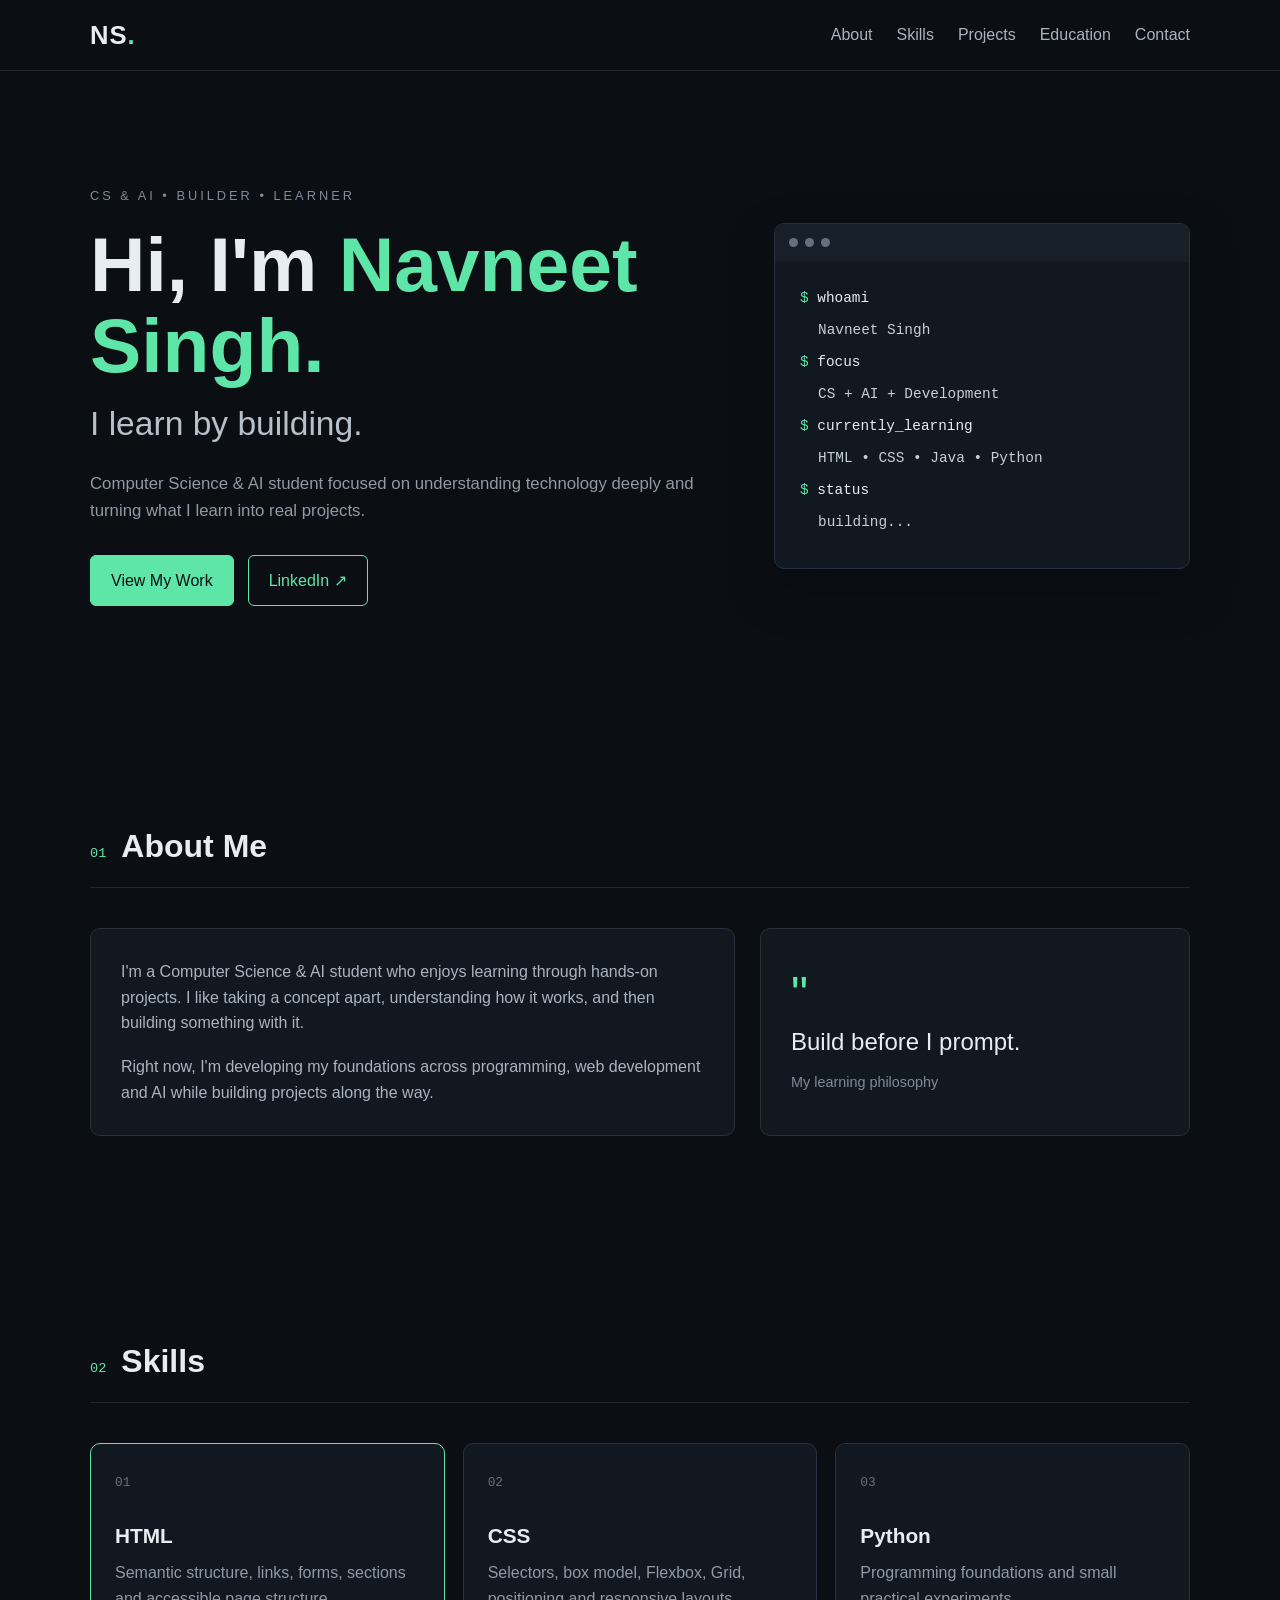
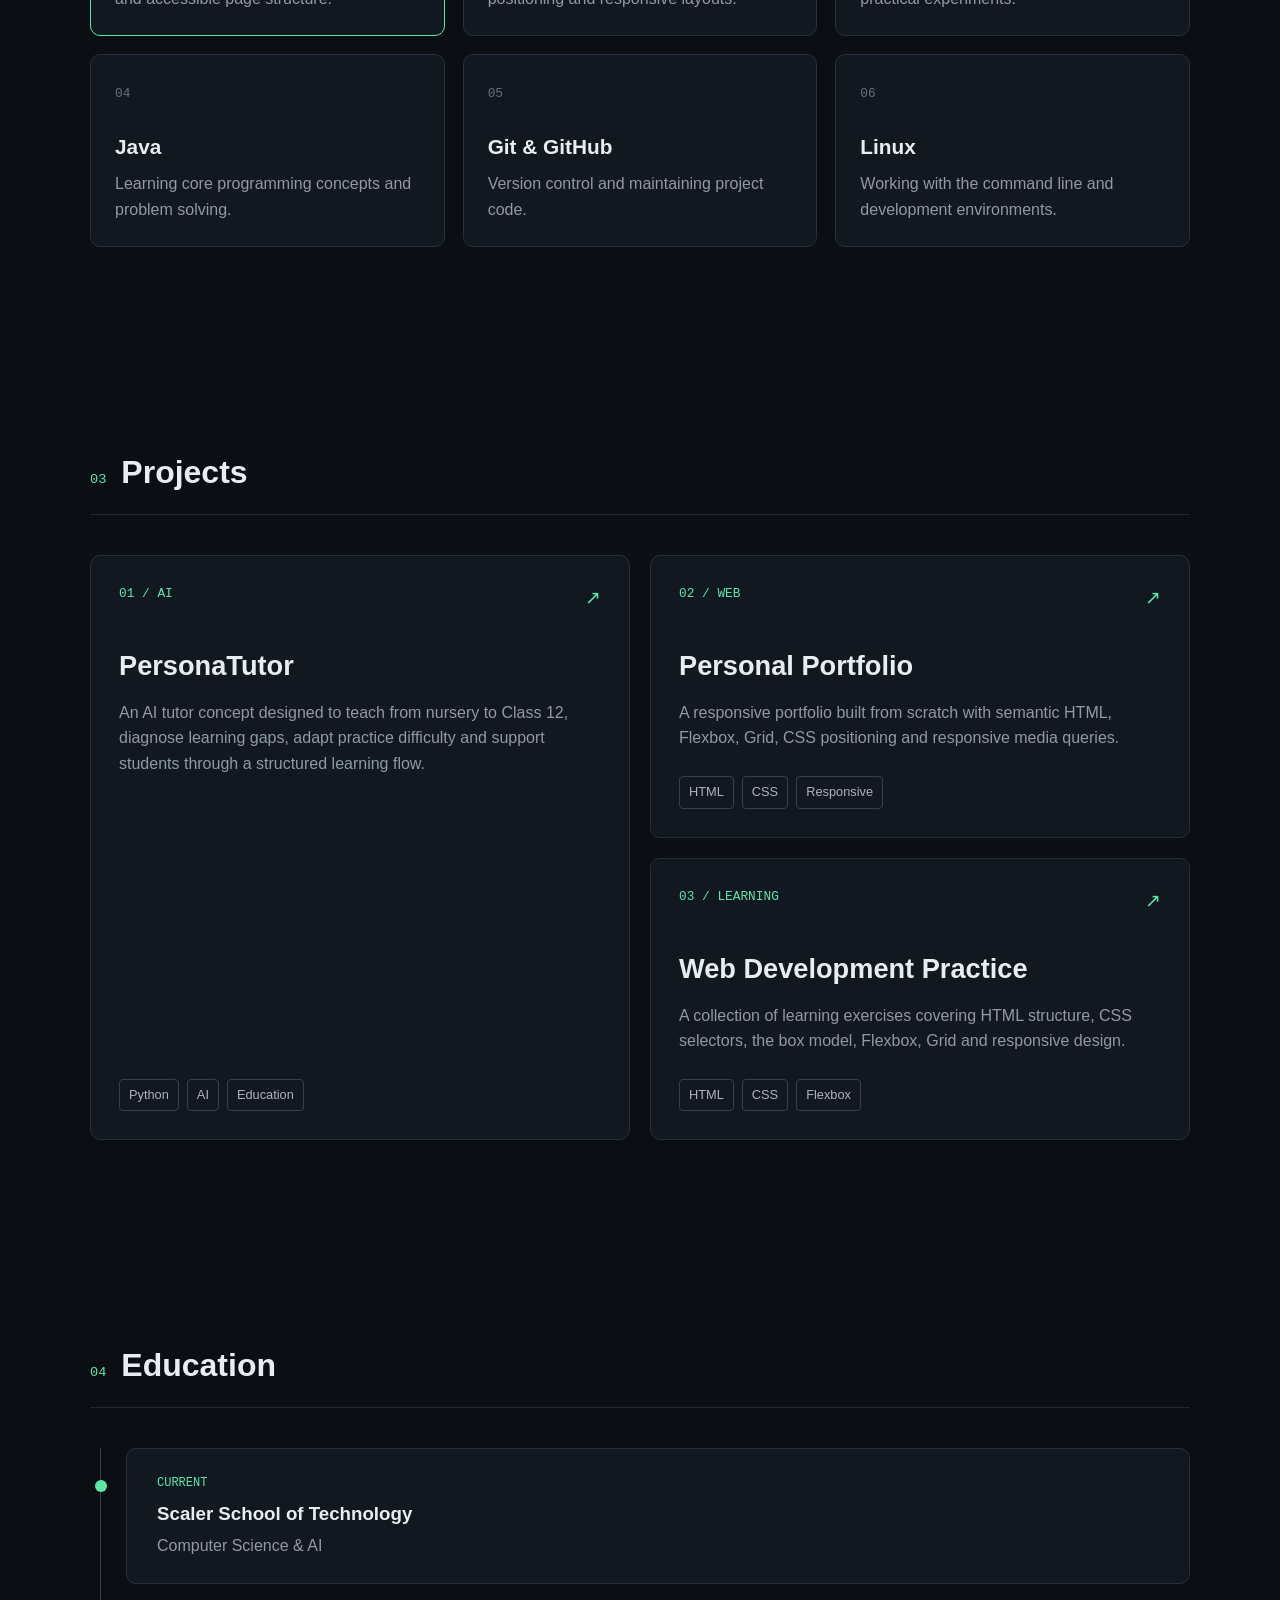
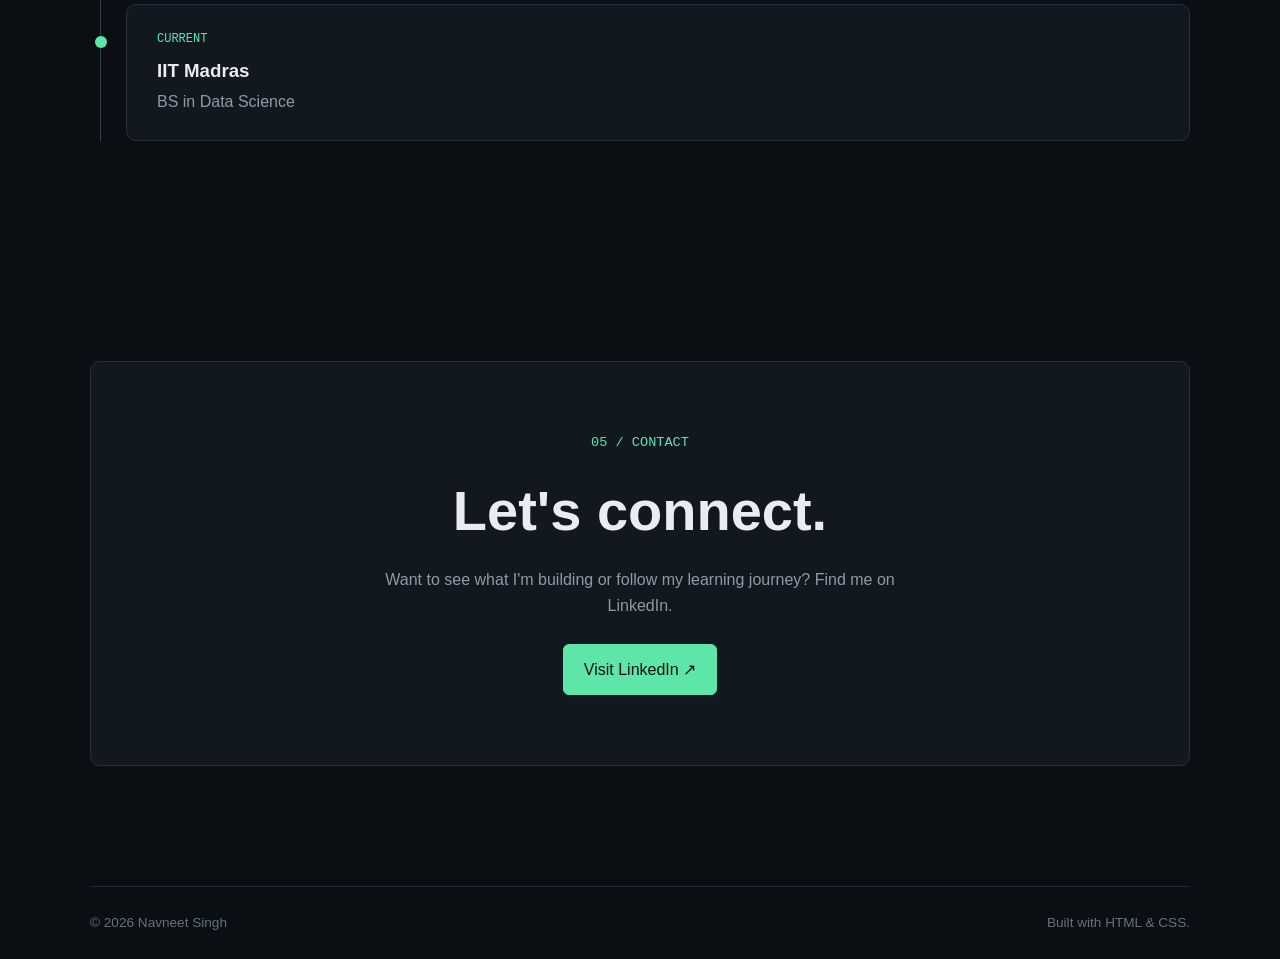
<file: index.html>
<!DOCTYPE html>
<html lang="en">
<head>
    <meta charset="UTF-8">
    <meta name="viewport" content="width=device-width, initial-scale=1.0">
    <title>Navneet Singh | CS & AI Student</title>
    <link rel="stylesheet" href="style.css">
</head>
<body>

    <header class="site-header">
        <nav class="navbar">
            <a href="#hero" class="logo">NS<span>.</span></a>

            <div class="nav-links">
                <a href="#about">About</a>
                <a href="#skills">Skills</a>
                <a href="#projects">Projects</a>
                <a href="#education">Education</a>
                <a href="#contact">Contact</a>
            </div>
        </nav>
    </header>

    <main>
        <section id="hero" class="hero section">
            <div class="hero-content">
                <p class="eyebrow">CS & AI • BUILDER • LEARNER</p>
                <h1>Hi, I'm <span>Navneet Singh.</span></h1>
                <h2>I learn by building.</h2>
                <p class="hero-text">
                    Computer Science & AI student focused on understanding technology
                    deeply and turning what I learn into real projects.
                </p>

                <div class="hero-buttons">
                    <a href="#projects" class="button primary">View My Work</a>
                    <a href="https://www.linkedin.com/in/navneet-singh-9894aa431/"
                       target="_blank" class="button secondary">LinkedIn ↗</a>
                </div>
            </div>

            <div class="terminal-card">
                <div class="terminal-top">
                    <span></span><span></span><span></span>
                </div>
                <div class="terminal-body">
                    <p><span class="prompt">$</span> whoami</p>
                    <p class="terminal-value">Navneet Singh</p>

                    <p><span class="prompt">$</span> focus</p>
                    <p class="terminal-value">CS + AI + Development</p>

                    <p><span class="prompt">$</span> currently_learning</p>
                    <p class="terminal-value">HTML • CSS • Java • Python</p>

                    <p><span class="prompt">$</span> status</p>
                    <p class="terminal-value typing">building...</p>
                </div>
            </div>
        </section>

        <section id="about" class="section">
            <div class="section-heading">
                <p class="section-number">01</p>
                <h2>About Me</h2>
            </div>

            <div class="about-grid">
                <div class="about-card">
                    <p>
                        I'm a Computer Science & AI student who enjoys learning
                        through hands-on projects. I like taking a concept apart,
                        understanding how it works, and then building something with it.
                    </p>
                    <p>
                        Right now, I'm developing my foundations across programming,
                        web development and AI while building projects along the way.
                    </p>
                </div>

                <div class="about-highlight">
                    <p class="quote-mark">"</p>
                    <p>Build before I prompt.</p>
                    <span>My learning philosophy</span>
                </div>
            </div>
        </section>

        <section id="skills" class="section">
            <div class="section-heading">
                <p class="section-number">02</p>
                <h2>Skills</h2>
            </div>

            <div class="skills-grid">
                <article class="skill-card featured">
                    <span class="skill-number">01</span>
                    <h3>HTML</h3>
                    <p>Semantic structure, links, forms, sections and accessible page structure.</p>
                </article>

                <article class="skill-card">
                    <span class="skill-number">02</span>
                    <h3>CSS</h3>
                    <p>Selectors, box model, Flexbox, Grid, positioning and responsive layouts.</p>
                </article>

                <article class="skill-card">
                    <span class="skill-number">03</span>
                    <h3>Python</h3>
                    <p>Programming foundations and small practical experiments.</p>
                </article>

                <article class="skill-card">
                    <span class="skill-number">04</span>
                    <h3>Java</h3>
                    <p>Learning core programming concepts and problem solving.</p>
                </article>

                <article class="skill-card">
                    <span class="skill-number">05</span>
                    <h3>Git & GitHub</h3>
                    <p>Version control and maintaining project code.</p>
                </article>

                <article class="skill-card">
                    <span class="skill-number">06</span>
                    <h3>Linux</h3>
                    <p>Working with the command line and development environments.</p>
                </article>
            </div>
        </section>

        <section id="projects" class="section">
            <div class="section-heading">
                <p class="section-number">03</p>
                <h2>Projects</h2>
            </div>

            <div class="projects-grid">
                <article class="project-card project-large">
                    <div class="project-top">
                        <span class="project-label">01 / AI</span>
                        <span class="project-symbol">↗</span>
                    </div>
                    <h3>PersonaTutor</h3>
                    <p>
                        An AI tutor concept designed to teach from nursery to Class 12,
                        diagnose learning gaps, adapt practice difficulty and support
                        students through a structured learning flow.
                    </p>
                    <div class="tech-list">
                        <span>Python</span>
                        <span>AI</span>
                        <span>Education</span>
                    </div>
                </article>

                <article class="project-card">
                    <div class="project-top">
                        <span class="project-label">02 / WEB</span>
                        <span class="project-symbol">↗</span>
                    </div>
                    <h3>Personal Portfolio</h3>
                    <p>
                        A responsive portfolio built from scratch with semantic HTML,
                        Flexbox, Grid, CSS positioning and responsive media queries.
                    </p>
                    <div class="tech-list">
                        <span>HTML</span>
                        <span>CSS</span>
                        <span>Responsive</span>
                    </div>
                </article>

                <article class="project-card">
                    <div class="project-top">
                        <span class="project-label">03 / LEARNING</span>
                        <span class="project-symbol">↗</span>
                    </div>
                    <h3>Web Development Practice</h3>
                    <p>
                        A collection of learning exercises covering HTML structure,
                        CSS selectors, the box model, Flexbox, Grid and responsive design.
                    </p>
                    <div class="tech-list">
                        <span>HTML</span>
                        <span>CSS</span>
                        <span>Flexbox</span>
                    </div>
                </article>
            </div>
        </section>

        <section id="education" class="section">
            <div class="section-heading">
                <p class="section-number">04</p>
                <h2>Education</h2>
            </div>

            <div class="timeline">
                <article class="timeline-item">
                    <div class="timeline-dot"></div>
                    <p class="timeline-date">CURRENT</p>
                    <h3>Scaler School of Technology</h3>
                    <p>Computer Science & AI</p>
                </article>

                <article class="timeline-item">
                    <div class="timeline-dot"></div>
                    <p class="timeline-date">CURRENT</p>
                    <h3>IIT Madras</h3>
                    <p>BS in Data Science</p>
                </article>
            </div>
        </section>

        <section id="contact" class="section contact-section">
            <div class="contact-box">
                <p class="section-number">05 / CONTACT</p>
                <h2>Let's connect.</h2>
                <p>
                    Want to see what I'm building or follow my learning journey?
                    Find me on LinkedIn.
                </p>
                <a href="https://www.linkedin.com/in/navneet-singh-9894aa431/"
                   target="_blank" class="button primary">Visit LinkedIn ↗</a>
            </div>
        </section>
    </main>

    <footer class="footer">
        <p>© 2026 Navneet Singh</p>
        <p>Built with HTML & CSS.</p>
    </footer>

</body>
</html>
</file>
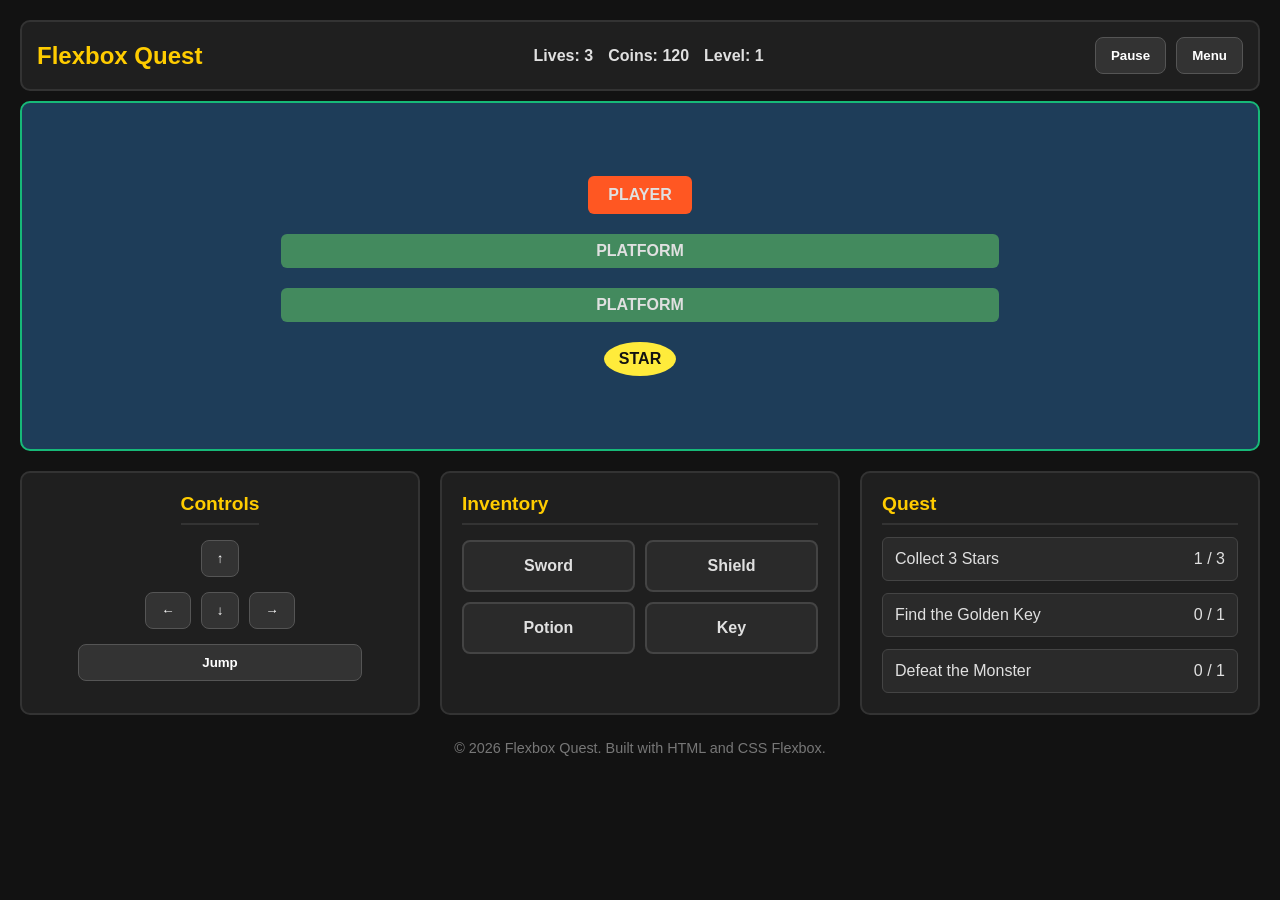
<file: assignment2.html>
<!DOCTYPE html>
<html lang="en">
<head>
    <meta charset="UTF-8">
    <meta name="viewport" content="width=device-width, initial-scale=1.0">
    <title>Flexbox Quest</title>
    <link rel="stylesheet" href="assignment2.css">
</head>
<body>

    <!-- Game Header -->
    <header class="game-header">
        <h1>Flexbox Quest</h1>
        <div class="game-info">
            <span>Lives: 3</span>
            <span>Coins: 120</span>
            <span>Level: 1</span>
        </div>
        <div class="header-actions">
            <button class="btn">Pause</button>
            <button class="btn">Menu</button>
        </div>
    </header>

    <!-- Main Content Area -->
    <main>
        <!-- Game Area Section -->
        <section class="game-area">
            <div class="player">PLAYER</div>
            <div class="platform">PLATFORM</div>
            <div class="platform">PLATFORM</div>
            <div class="star">STAR</div>
        </section>

        <!-- Game Panels Section -->
        <section class="game-panels">
            <!-- Controls Panel -->
            <div class="panel controls">
                <h2>Controls</h2>
                <div class="control-row">
                    <button class="btn">↑</button>
                </div>
                <div class="control-row">
                    <button class="btn">←</button>
                    <button class="btn">↓</button>
                    <button class="btn">→</button>
                </div>
                <button class="btn jump-btn">Jump</button>
            </div>

            <!-- Inventory Panel -->
            <div class="panel inventory">
                <h2>Inventory</h2>
                <div class="inventory-items">
                    <div class="item">Sword</div>
                    <div class="item">Shield</div>
                    <div class="item">Potion</div>
                    <div class="item">Key</div>
                </div>
            </div>

            <!-- Quest Panel -->
            <div class="panel quest">
                <h2>Quest</h2>
                <div class="quest-item">
                    <span>Collect 3 Stars</span>
                    <span>1 / 3</span>
                </div>
                <div class="quest-item">
                    <span>Find the Golden Key</span>
                    <span>0 / 1</span>
                </div>
                <div class="quest-item">
                    <span>Defeat the Monster</span>
                    <span>0 / 1</span>
                </div>
            </div>
        </section>
    </main>

    <!-- Footer -->
    <footer>
        <p>&copy; 2026 Flexbox Quest. Built with HTML and CSS Flexbox.</p>
    </footer>

</body>
</html>
</file>
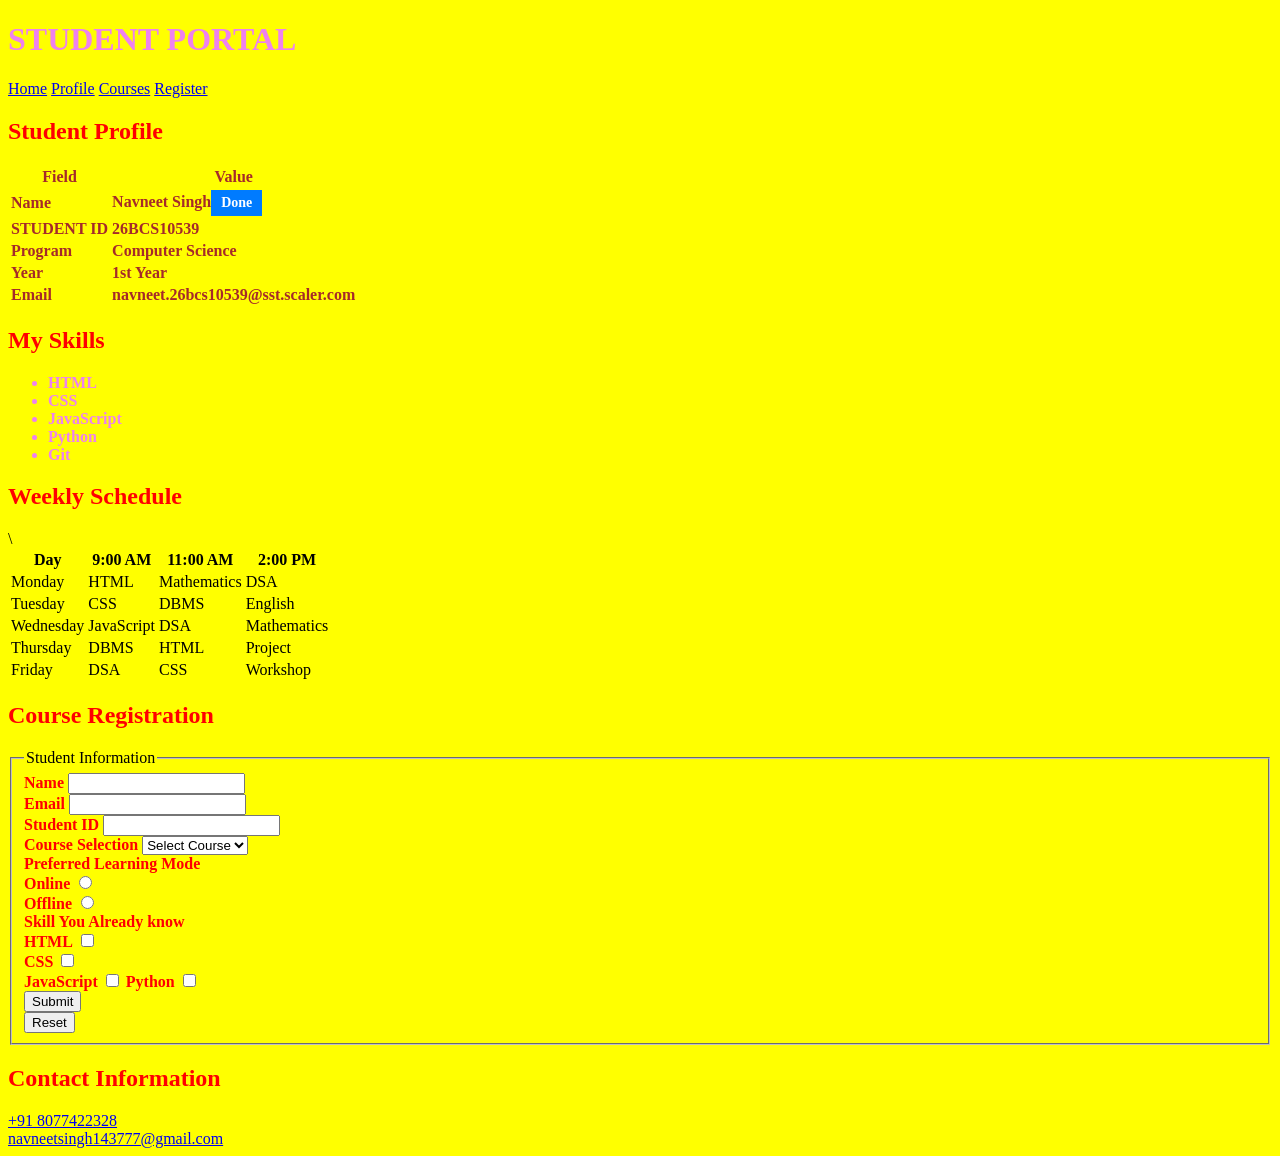
<file: student-portal.html>
<!DOCTYPE html>
<html lang="en">
    <head>
        <meta charset="UTF-8">
        <meta name="viewport" content="width=device-width, initial-scale=1.0">
        <title>Web Project 1</title>
        <style>
            nav 
            {
                
                
            }
            body  {
                background-color: yellow;
            }
            h1 {
                color: violet;
            }
            h2 {
                color: red;
            }
            #studnentprofile 
            {
               color:brown ;
               font-weight: bold;
            }
            .information {
                color: red;
                font-weight: bold;
            }
            #myskills {
                color:violet;
                font-weight: bold;
            }
                .badge {
      display: inline-block;
      padding: 5px 10px;
      background-color: #007bff; 
      color: white;                     
      font-size: 14px;
    }

        </style>
        </head>
        <body>
            <header>
            <h1>STUDENT PORTAL</h1>
            <nav><!--link will not move to other pages-->
                <a href="student-portal.html">Home</a>
                <a href="#studnentprofile">Profile</a>
                <a href="#myskills">Courses</a>
                <a href="#registration">Register</a>
            </nav>
            </header>
            <main>
                <section id="studnentprofile">
                    <h2>Student Profile</h2>
                    <table>
                        <thead>
                            <tr>
                                <th>Field</th>
                                <th>Value</th>
                            </tr>
                        </thead>
                        <tbody>
                        <tr>
                            <td>Name</td>
                            <td id="myname">Navneet Singh<span class="badge">Done</span> </td>
                        </tr>
                        <tr>
                            <td>STUDENT ID</td>
                            <td>26BCS10539</td>
                        </tr>
                        <tr>
                            <td>Program</td>
                            <td>Computer Science</td>
                        </tr>
                        <tr>
                            <td>Year</td>
                            <td>1st Year</td>
                        </tr>
                        <tr>
                            <td>Email</td>
                            <td>navneet.26bcs10539@sst.scaler.com</td>
                        </tr>
                        </tbody>
                        
                    </table>

                </section>
                <section id="myskills">
                    <h2>My Skills</h2>
                    <ul>
                        <li>HTML</li>
                        <li>CSS</li>
                        <li>JavaScript</li>
                        <li>Python</li>
                        <li>Git</li> 
                    </ul>
                </section>
                <section id="schedule">
                    <h2>Weekly Schedule</h2>
                    <table>
                        <thead>
                            <tr>
                                <th>Day</th>
                                <th>9:00 AM</th>
                                <th>11:00 AM</th>
                                <th>2:00 PM</th>
                            </tr>
                            </thead>\
                            <tbody>
                            <tr>
                                <td>Monday</td>
                                <td>HTML</td>
                                <td>Mathematics</td>
                                <td>DSA</td>
                            </tr>
                            <tr>
                                <td>Tuesday</td>
                                <td>CSS</td>
                                <td>DBMS</td>
                                <td>English</td>
                            </tr>
                            <tr>
                                <td>Wednesday</td>
                                <td>JavaScript</td>
                                <td>DSA</td>
                                <td>Mathematics</td>
                            </tr>
                            <tr>
                                <td>Thursday</td>
                                <td>DBMS</td>
                                <td>HTML</td>
                                <td>Project</td>
                            </tr>
                            <tr>
                                <td>Friday</td>
                                <td>DSA</td>
                                <td>CSS</td>
                                <td>Workshop</td>
                            </tr>
                            </tbody>
            
                    </table>
                </section>
                <section id="registration">
                    <h2>Course Registration</h2>
                    <fieldset>
                        <legend>Student Information</legend>
                        <form>
                            <label for="name" class="information">Name</label>
                            <input type="text" id="name" name="name"  required>
                            <br>
                            <label for="email" class="information">Email</label>
                            <input type="email" id="email" name="email" required>
                            <br>
                            <label for="studentid" class="information">Student ID</label>
                            <input type="text" id="studentid" name="studentid" required>
                            <br>
                            <label for="course" class="information">Course Selection</label>
                            <select id="course" name="course"  required>
                                <option value="javascript">JavaScript</option>
                                <option value="html">HTML</option>
                                <option value="css">CSS</option>
                                <option value="python">Python</option>
                                <option value="select course" selected>Select Course</option>
                            </select>
                            <br>
                            <label for="learningmode" class="information">Preferred Learning Mode</label>
                            <br>
                            <label for="online" class="information">Online</label>
                            <input type="radio" id="online" name="learningmode" >
                            <br>
                            <label for="offline" class="information">Offline</label>
                            <input  type="radio" id="offline" name="learningmode" >
                            <br>
                            <label for="skillknown" class="information">Skill You Already know</label>
                            <br>
                            <label for="html" class="information">HTML</label>
                            <input type="checkbox" id="html" name="skillknown" >
                            <br>
                            <label for="css" class="information">CSS</label>
                            <input type="checkbox" id="css" name="skillknown" >
                            <br>
                            <label for="javascript" class="information">JavaScript</label>
                            <input type="checkbox" id="javascript" name="skillknown" >
                            <label for="python" class="information">Python</label>
                            <input type="checkbox" id="python" name="skillknown">
                            <br>
                            <button type="submit">Submit</button>
                            <br>
                            <button type="reset">Reset</button>
                        </form>
                    </fieldset>

                </section>
            </main>
            <footer>
                <h2>Contact Information</h2>
<nav>
    <a href="tel:+918077422328">+91 8077422328</a>
    <br>
    <a href="mailto:navneetsingh143777@gmail.com">navneetsingh143777@gmail.com</a>

</nav>
            </footer>
        </body>
</html>
</file>
<file: style.css>
* {
    box-sizing: border-box;
    margin: 0;
    padding: 0;
}

html {
    scroll-behavior: smooth;
}

body {
    background: #0b0f14;
    color: #e8edf2;
    font-family: Arial, sans-serif;
    line-height: 1.6;
}

a {
    color: inherit;
    text-decoration: none;
}

.site-header {
    position: sticky;
    top: 0;
    z-index: 10;
    background: #0b0f14;
    border-bottom: 1px solid #202832;
}

.navbar {
    width: 90%;
    max-width: 1100px;
    min-height: 70px;
    margin: auto;
    display: flex;
    align-items: center;
    justify-content: space-between;
}

.logo {
    font-size: 1.6rem;
    font-weight: bold;
    letter-spacing: 1px;
}

.logo span,
.hero h1 span,
.prompt,
.section-number,
.timeline-date {
    color: #5ee6a8;
}

.nav-links {
    display: flex;
    gap: 24px;
}

.nav-links a {
    color: #aab4bf;
    transition: color 0.2s ease;
}

.nav-links a:hover {
    color: #5ee6a8;
}

.section {
    width: 90%;
    max-width: 1100px;
    margin: auto;
    padding: 100px 0;
}

.hero {
    min-height: 650px;
    display: grid;
    grid-template-columns: 1.2fr 0.8fr;
    gap: 60px;
    align-items: center;
}

.eyebrow {
    color: #7f8b98;
    font-size: 0.8rem;
    letter-spacing: 3px;
    margin-bottom: 18px;
}

.hero h1 {
    font-size: clamp(2.5rem, 6vw, 5rem);
    line-height: 1.05;
    margin-bottom: 12px;
}

.hero h2 {
    color: #b7c1cb;
    font-size: clamp(1.4rem, 3vw, 2.1rem);
    font-weight: normal;
    margin-bottom: 20px;
}

.hero-text {
    max-width: 620px;
    color: #8f9aa6;
    font-size: 1.05rem;
}

.hero-buttons {
    display: flex;
    gap: 14px;
    margin-top: 30px;
    flex-wrap: wrap;
}

.button {
    display: inline-block;
    padding: 12px 20px;
    border: 1px solid #5ee6a8;
    border-radius: 6px;
    transition: transform 0.2s ease, background-color 0.2s ease;
}

.button:hover {
    transform: translateY(-3px);
}

.button.primary {
    background: #5ee6a8;
    color: #0b0f14;
}

.button.primary:hover {
    background: #7af0b9;
}

.button.secondary {
    color: #5ee6a8;
}

.button.secondary:hover {
    background: #12251d;
}

.terminal-card {
    position: relative;
    background: #111820;
    border: 1px solid #26313d;
    border-radius: 10px;
    overflow: hidden;
    box-shadow: 0 20px 50px rgba(0, 0, 0, 0.25);
    animation: float-card 4s ease-in-out infinite;
}

.terminal-top {
    height: 38px;
    display: flex;
    align-items: center;
    gap: 7px;
    padding: 0 14px;
    background: #171f28;
}

.terminal-top span {
    width: 9px;
    height: 9px;
    border-radius: 50%;
    background: #64707d;
}

.terminal-body {
    padding: 25px;
    font-family: Consolas, monospace;
    font-size: 0.9rem;
}

.terminal-body p {
    margin-bottom: 9px;
}

.terminal-value {
    color: #c6d0d9;
    margin-left: 18px;
}

.typing {
    animation: blink 1.2s infinite;
}

.section-heading {
    display: flex;
    align-items: baseline;
    gap: 15px;
    margin-bottom: 40px;
    border-bottom: 1px solid #202832;
    padding-bottom: 15px;
}

.section-heading h2 {
    font-size: 2rem;
}

.section-number {
    font-family: Consolas, monospace;
    font-size: 0.85rem;
}

.about-grid {
    display: grid;
    grid-template-columns: 1.5fr 1fr;
    gap: 25px;
}

.about-card,
.about-highlight,
.skill-card,
.project-card,
.timeline-item {
    background: #111820;
    border: 1px solid #26313d;
    border-radius: 10px;
}

.about-card {
    padding: 30px;
    color: #aab4bf;
}

.about-card p + p {
    margin-top: 18px;
}

.about-highlight {
    padding: 30px;
    display: flex;
    flex-direction: column;
    justify-content: center;
}

.quote-mark {
    color: #5ee6a8;
    font-size: 3rem;
    line-height: 1;
}

.about-highlight > p:not(.quote-mark) {
    font-size: 1.5rem;
    margin: 5px 0 10px;
}

.about-highlight span {
    color: #7f8b98;
    font-size: 0.9rem;
}

.skills-grid {
    display: grid;
    grid-template-columns: repeat(3, 1fr);
    gap: 18px;
}

.skill-card {
    padding: 24px;
    transition: transform 0.2s ease, border-color 0.2s ease;
}

.skill-card:hover {
    transform: translateY(-5px);
    border-color: #5ee6a8;
}

.skill-card.featured {
    border-color: #5ee6a8;
}

.skill-number {
    color: #65717d;
    font-family: Consolas, monospace;
    font-size: 0.8rem;
}

.skill-card h3 {
    margin: 25px 0 8px;
    font-size: 1.3rem;
}

.skill-card p,
.project-card p {
    color: #8f9aa6;
}

.projects-grid {
    display: grid;
    grid-template-columns: repeat(2, 1fr);
    gap: 20px;
}

.project-card {
    padding: 28px;
    min-height: 270px;
    display: flex;
    flex-direction: column;
    transition: transform 0.2s ease, border-color 0.2s ease;
}

.project-card:hover {
    transform: translateY(-5px);
    border-color: #5ee6a8;
}

.project-large {
    grid-row: span 2;
    min-height: 560px;
}

.project-top {
    display: flex;
    justify-content: space-between;
    color: #5ee6a8;
    font-family: Consolas, monospace;
    font-size: 0.8rem;
}

.project-symbol {
    font-size: 1.2rem;
}

.project-card h3 {
    font-size: 1.7rem;
    margin: 30px 0 12px;
}

.project-card p {
    max-width: 550px;
}

.tech-list {
    display: flex;
    gap: 8px;
    flex-wrap: wrap;
    margin-top: auto;
    padding-top: 25px;
}

.tech-list span {
    padding: 5px 9px;
    border: 1px solid #34414d;
    border-radius: 4px;
    color: #aab4bf;
    font-size: 0.8rem;
}

.timeline {
    border-left: 1px solid #34414d;
    margin-left: 10px;
}

.timeline-item {
    position: relative;
    padding: 25px 30px;
    margin: 0 0 20px 25px;
}

.timeline-dot {
    position: absolute;
    width: 12px;
    height: 12px;
    border-radius: 50%;
    background: #5ee6a8;
    left: -32px;
    top: 31px;
}

.timeline-date {
    font-family: Consolas, monospace;
    font-size: 0.75rem;
    margin-bottom: 6px;
}

.timeline-item h3 {
    margin-bottom: 4px;
}

.timeline-item p:last-child {
    color: #8f9aa6;
}

.contact-section {
    padding-bottom: 120px;
}

.contact-box {
    text-align: center;
    padding: 70px 30px;
    background: #111820;
    border: 1px solid #26313d;
    border-radius: 10px;
}

.contact-box h2 {
    font-size: clamp(2rem, 5vw, 3.5rem);
    margin: 12px 0;
}

.contact-box > p:not(.section-number) {
    max-width: 560px;
    margin: 0 auto 25px;
    color: #8f9aa6;
}

.footer {
    width: 90%;
    max-width: 1100px;
    margin: auto;
    padding: 25px 0;
    border-top: 1px solid #202832;
    display: flex;
    justify-content: space-between;
    color: #65717d;
    font-size: 0.85rem;
}

@keyframes float-card {
    0%, 100% {
        transform: translateY(0);
    }
    50% {
        transform: translateY(-8px);
    }
}

@keyframes blink {
    50% {
        opacity: 0.35;
    }
}

@media (max-width: 800px) {
    .nav-links {
        gap: 12px;
        font-size: 0.9rem;
    }

    .hero {
        grid-template-columns: 1fr;
        padding-top: 70px;
    }

    .about-grid {
        grid-template-columns: 1fr;
    }

    .skills-grid {
        grid-template-columns: repeat(2, 1fr);
    }

    .projects-grid {
        grid-template-columns: 1fr;
    }

    .project-large {
        grid-row: auto;
        min-height: 300px;
    }
}

@media (max-width: 560px) {
    .section {
        padding: 70px 0;
    }

    .navbar {
        min-height: 62px;
    }

    .nav-links {
        gap: 9px;
        font-size: 0.75rem;
    }

    .logo {
        font-size: 1.3rem;
    }

    .hero {
        min-height: auto;
    }

    .skills-grid {
        grid-template-columns: 1fr;
    }

    .footer {
        flex-direction: column;
        gap: 5px;
    }
}
</file>
<file: assignment2.css>
/* Global Reset & Base Styling */
* {
    box-sizing: border-box;
    margin: 0;
    padding: 0;
}

body {
    font-family: 'Segoe UI', Tahoma, Geneva, Verdana, sans-serif;
    background-color: #121212;
    color: #e0e0e0;
    padding: 10px;
}

/* Game Header Styling */
.game-header {
    display: flex;
    justify-content: space-between;
    align-items: center;
    gap: 20px;
    padding: 15px;
    margin: 10px;
    background-color: #1f1f1f;
    border: 2px solid #333333;
    border-radius: 10px;
}

.game-header h1 {
    font-size: 1.5rem;
    color: #ffcc00;
}

.game-info {
    display: flex;
    gap: 15px;
    font-weight: bold;
}

.header-actions {
    display: flex;
    gap: 10px;
}

/* Main Layout */
main {
    display: flex;
    flex-direction: column;
    gap: 20px;
    margin: 10px;
}

/* Game Area Styling */
.game-area {
    display: flex;
    flex-direction: column;
    justify-content: center;
    align-items: center;
    gap: 20px;
    height: 350px;
    background-color: #1e3d59;
    border: 2px solid #17b978;
    border-radius: 10px;
    padding: 20px;
}

.player {
    background-color: #ff5722;
    padding: 10px 20px;
    border-radius: 6px;
    font-weight: bold;
}

.platform {
    background-color: #438a5e;
    padding: 8px 30px;
    border-radius: 6px;
    font-weight: bold;
    width: 60%;
    text-align: center;
}

.star {
    background-color: #ffeb3b;
    color: #121212;
    padding: 8px 15px;
    border-radius: 50%;
    font-weight: bold;
}

/* Game Panels Layout */
.game-panels {
    display: flex;
    gap: 20px;
}

.panel {
    flex: 1;
    background-color: #1f1f1f;
    padding: 20px;
    margin: 0;
    border: 2px solid #333333;
    border-radius: 10px;
    display: flex;
    flex-direction: column;
    gap: 15px;
}

.panel h2 {
    font-size: 1.2rem;
    border-bottom: 2px solid #333333;
    padding-bottom: 8px;
    color: #ffcc00;
}

/* Controls Panel Styling */
.controls {
    align-items: center;
}

.control-row {
    display: flex;
    justify-content: center;
    align-items: center;
    gap: 10px;
}

.btn {
    background-color: #333333;
    color: #ffffff;
    border: 1px solid #555555;
    padding: 10px 15px;
    border-radius: 8px;
    cursor: pointer;
    font-weight: bold;
    transition: background-color 0.2s;
}

.btn:hover {
    background-color: #555555;
}

.jump-btn {
    width: 80%;
}

/* Inventory Panel Styling */
.inventory-items {
    display: flex;
    gap: 10px;
    flex-wrap: wrap;
}

.item {
    flex: 1 1 40%;
    padding: 15px;
    background-color: #2a2a2a;
    border: 2px solid #444444;
    border-radius: 8px;
    text-align: center;
    font-weight: bold;
}

/* Quest Panel Styling */
.quest {
    gap: 12px;
}

.quest-item {
    display: flex;
    justify-content: space-between;
    align-items: center;
    background-color: #2a2a2a;
    padding: 12px;
    border-radius: 6px;
    border: 1px solid #444444;
}

/* Footer Styling */
footer {
    text-align: center;
    padding: 15px;
    margin-top: 10px;
    color: #777777;
    font-size: 0.9rem;
}

/* Responsive Media Query for Smaller Screens */
@media (max-width: 768px) {
    .game-panels {
        flex-direction: column;
    }

    .game-header {
        flex-direction: column;
        text-align: center;
        gap: 10px;
    }

    .game-info {
        flex-direction: column;
        gap: 5px;
    }
}
</file>
